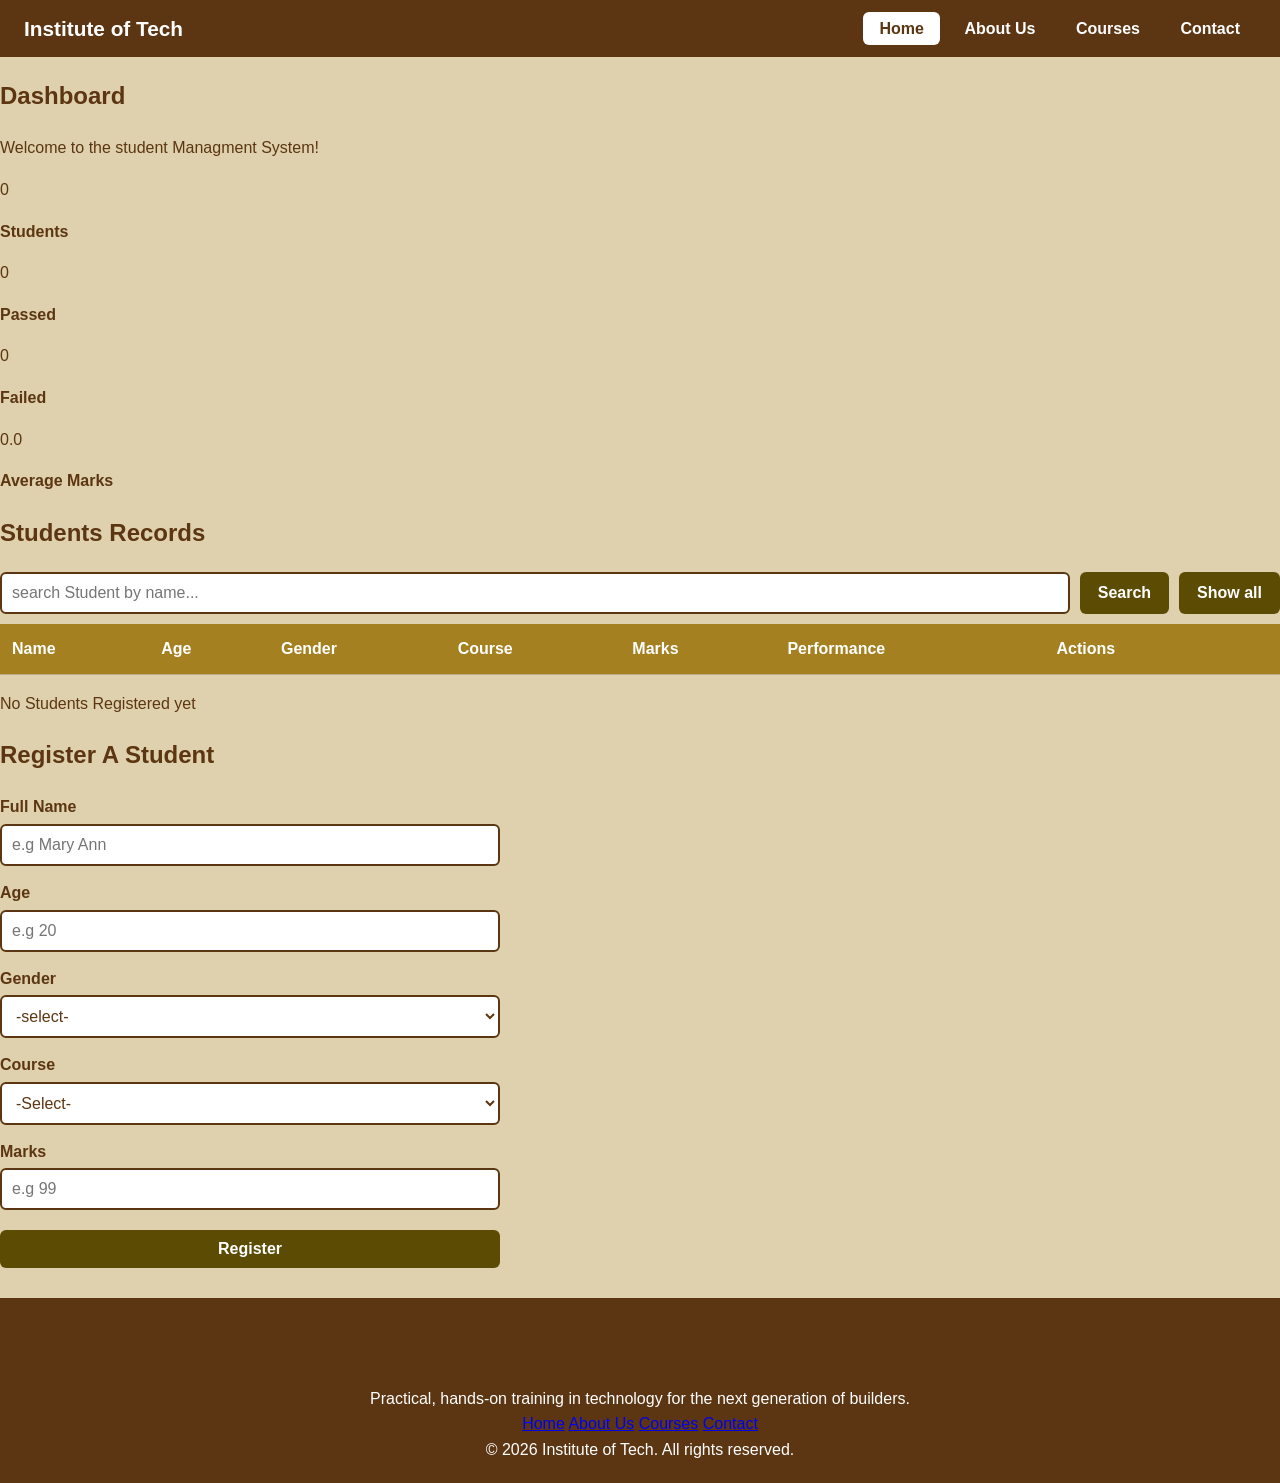
<file: index.html>
<!DOCTYPE html>
<html lang="en">
<head>
    <meta charset="UTF-8">
    <meta name="viewport" content="width=device-width, initial-scale=1.0">
    <title>Dashboard</title>
    <link rel="stylesheet" href="style.css">
</head>
<body>
<header>
  <div class="logo">Institute of Tech</div>
  <nav>
    <a href="index.html" class="active">Home</a>
    <a href="about.html">About Us</a>
    <a href="courses.html">Courses</a>
    <a href="contact.html">Contact</a>
  </nav>
</header>
    </header>
    <section id="dashboard">
        <h2>Dashboard</h2>
        <p>Welcome to the student Managment System!</p>

        <div class="statistics">
            <div class="statistics-box">
                <span id="total-students">0</span>
                <p><strong>Students</strong></p>
            </div>

            <div class="statistics-box">
                <span id="total-passed">0</span>
                <p><strong>Passed</strong></p>
            </div>

            <div class="statistics-box">
                <span id="total-failed">0</span>
                <p><strong>Failed</strong></p>
            </div>

            <div class="statistics-box">
                <span id="average-marks">0</span>
                <p><strong>Average Marks</strong></p>
            </div>
        </div>
    </section>

    <!--Records-->
    <section id="records">
        <h2>Students Records</h2>

        <div id="search-area">
            <input type="text" id="search-input" placeholder="search Student by name...">
            <button id="search-button">Search</button>
            <button id="clear-button">Show all</button>
        </div>

        <p id="search-message"></p>

        <table>
            <thead>
                <tr>
                    <th>Name</th>
                    <th>Age</th>
                    <th>Gender</th>
                    <th>Course</th>
                    <th>Marks</th>
                    <th>Performance</th>
                    <th>Actions</th>
                    <th></th> <!--trying to even out the space-->
                </tr>
            </thead>
            <tbody id="records-body"></tbody>
        </table>

        <p id="no-records">No Students Registered yet</p>
        
    </section>

    <!--  registering    -->
 <section id="registration">
    <h2> Register A Student</h2>
    <form id="student-form">
        <label for="name">Full Name</label>
        <input type="text" id="name" placeholder="e.g Mary Ann">

        <label for="age">Age</label>
        <input type="number" id="age" placeholder="e.g 20">

        <label for="gender">Gender</label>
        <select id="gender">
            <option value="">-select-</option>
            <option value="Female">Female</option>
            <option value="Male">Male</option>
        </select>

        <label for="course">Course</label>
        <select id="course">
            <option value="">-Select-</option>
            <option value="Software Development">Software Development</option>
            <option value="Graphic Design">Graphic Design</option>
            <option value="Data Analysis">Data Analysis</option>
            <option value="Quality Analysis">Quality Analysis</option>
            <option value="Computer Science">Computer Science</option>
            <option value="Information Technology">Information Technology</option>
        </select>

        <label for="marks">Marks</label>
        <input type="number" id="marks" placeholder="e.g 99">

        <button type="submit">Register</button>
    </form>

    <p id="message"></p> <!--when the info is invalid results show here-->
 </section>
 <!--end of our student registration form-->
 </div>

 <script src="script.js"></script>

 <footer>
  <div class="footer-content">

    <div class="footer-about">
      <h3>Institute of Tech</h3>
      <p>Practical, hands-on training in technology for the next generation of builders.</p>
    </div>

    <div class="footer-links">
      <a href="index.html">Home</a>
      <a href="about.html">About Us</a>
      <a href="courses.html">Courses</a>
      <a href="contact.html">Contact</a>
    </div>
  </div>
  <p class="rights">&copy; 2026 Institute of Tech. All rights reserved.</p>
</footer>
</body>
</html>
</file>
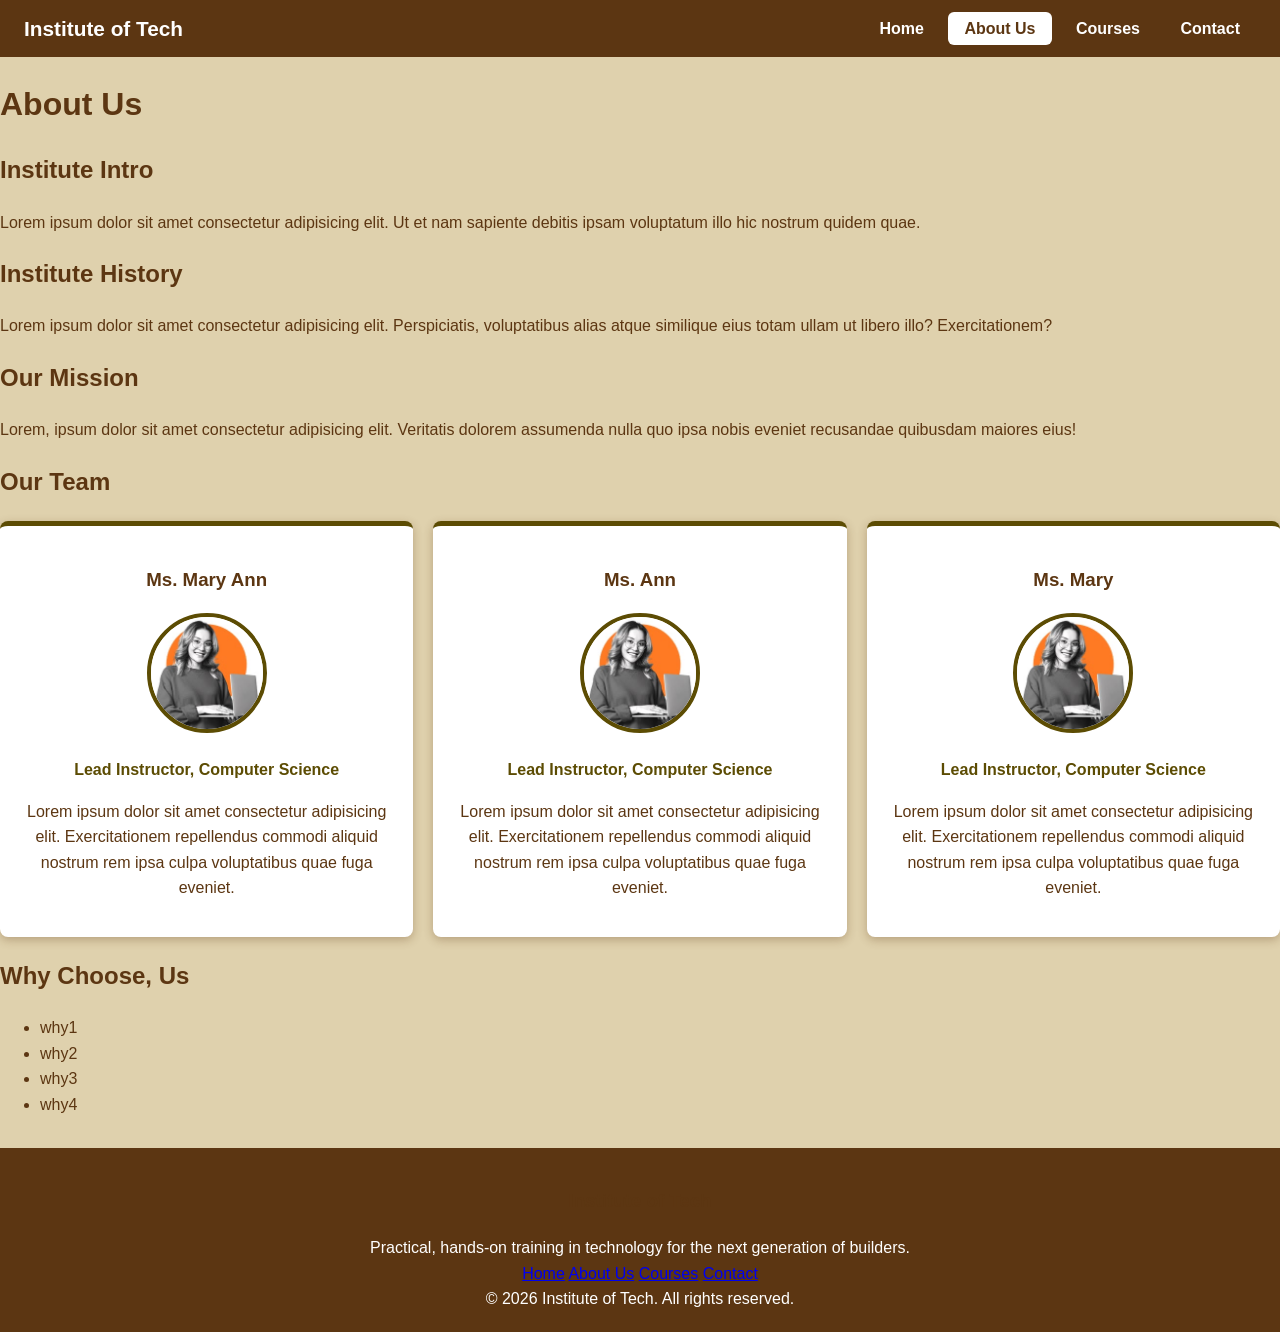
<file: about.html>
<!DOCTYPE html>
<html lang="en">
<head>
    <meta charset="UTF-8">
    <meta name="viewport" content="width=device-width, initial-scale=1.0">
    <title>About Us</title>
    <link rel="stylesheet" href="style.css">
</head>
<body>
    <header>
  <div class="logo">Institute of Tech</div>
  <nav>
    <a href="index.html" >Home</a>
    <a href="about.html" class="active">About Us</a>
    <a href="courses.html">Courses</a>
    <a href="contact.html">Contact</a>
  </nav>
</header>

    <h1>About Us</h1>
<section id="about">
    <h2>Institute Intro</h2>
    <p>Lorem ipsum dolor sit amet consectetur adipisicing elit. Ut et nam sapiente debitis ipsam voluptatum illo hic nostrum quidem quae.</p>
    
    <h2>Institute History</h2>
    <p>Lorem ipsum dolor sit amet consectetur adipisicing elit. Perspiciatis, voluptatibus alias atque similique eius totam ullam ut libero illo? Exercitationem?</p>

    <h2>Our Mission</h2>
    <p>Lorem, ipsum dolor sit amet consectetur adipisicing elit. Veritatis dolorem assumenda nulla quo ipsa nobis eveniet recusandae quibusdam maiores eius!</p>

 </section>

<section id="team">
    <h2>Our Team</h2>
    <div class="team-grid">
        
        <div class="team-card">
            <h3>Ms. Mary Ann</h3>
            <img src="images/tutor.jpg" alt="Pic, Ms Mary Ann">
            <p class="role">Lead Instructor, Computer Science</p>
            <p>Lorem ipsum dolor sit amet consectetur adipisicing elit. Exercitationem repellendus commodi aliquid nostrum rem ipsa culpa voluptatibus quae fuga eveniet.</p>
        </div>

        <div class="team-card">
            <h3>Ms.  Ann</h3>
             <img src="images/tutor.jpg" alt="Pic, Ms Ann">
            <p class="role">Lead Instructor, Computer Science</p>
            <p>Lorem ipsum dolor sit amet consectetur adipisicing elit. Exercitationem repellendus commodi aliquid nostrum rem ipsa culpa voluptatibus quae fuga eveniet.</p>
        </div>

        <div class="team-card">
            <h3>Ms. Mary</h3>
            <img src="images/tutor.jpg" alt="Pic, Ms Mary">
            <p class="role">Lead Instructor, Computer Science</p>
            <p>Lorem ipsum dolor sit amet consectetur adipisicing elit. Exercitationem repellendus commodi aliquid nostrum rem ipsa culpa voluptatibus quae fuga eveniet.</p>
        </div>

    </div>
</section>

<section id="why">
    <h2>Why Choose, Us</h2>
    <ul>
        <li>why1</li>
        <li>why2</li>
        <li>why3</li>
        <li>why4</li>
    </ul>
</section>

 <script src="script.js"></script>
 <footer>
  <div class="footer-content">

    <div class="footer-about">
      <h3>Institute of Tech</h3>
      <p>Practical, hands-on training in technology for the next generation of builders.</p>
    </div>

    <div class="footer-links">
      <a href="index.html">Home</a>
      <a href="about.html">About Us</a>
      <a href="courses.html">Courses</a>
      <a href="contact.html">Contact</a>
    </div>
  </div>
  <p class="rights">&copy; 2026 Institute of Tech. All rights reserved.</p>
</footer>
</body>
</html>
</file>
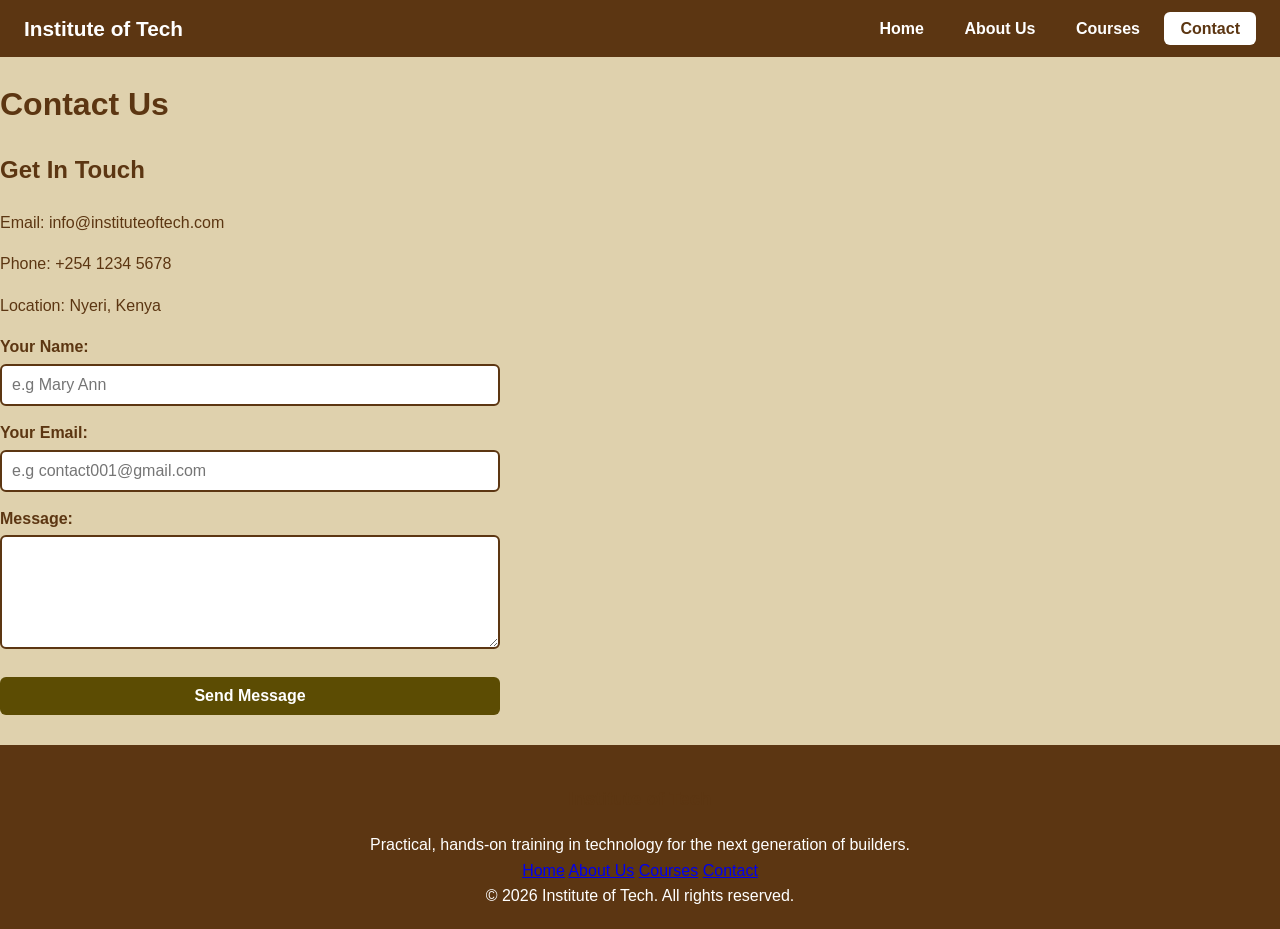
<file: contact.html>
<!DOCTYPE html>
<html lang="en">
<head>
    <meta charset="UTF-8">
    <meta name="viewport" content="width=device-width, initial-scale=1.0">
    <title>Contact</title>
    <link rel="stylesheet" href="style.css">
</head>
<body>
    <header>
  <div class="logo">Institute of Tech</div>
  <nav>
    <a href="index.html">Home</a>
    <a href="about.html">About Us</a>
    <a href="courses.html">Courses</a>
    <a href="contact.html"  class="active">Contact</a>
  </nav>
</header>

    <h1>Contact Us</h1>
    <section id="contact">
        <h2>Get In Touch</h2>
        <p>Email: info@instituteoftech.com</p>
        <p>Phone: +254 1234 5678</p>
        <p>Location: Nyeri, Kenya</p>

        <form id="contact-form">
            <label for="contact-name">Your Name: </label>
            <input type="text" id="contact-name" placeholder="e.g Mary Ann">

            <label for="contact-email">Your Email: </label>
            <input type="text" id="contact-email" placeholder="e.g contact001@gmail.com">

            <label for="contact-message">Message: </label>
            <textarea id="contact-message" rows="5"></textarea>

            <button type="submit">Send Message</button>

        </form>
<!--will fill this section later-->
        <p id="contact-feedback"></p>
    </section>

    <script src="script.js"></script>
    <footer>
  <div class="footer-content">

    <div class="footer-about">
      <h3>Institute of Tech</h3>
      <p>Practical, hands-on training in technology for the next generation of builders.</p>
    </div>

    <div class="footer-links">
      <a href="index.html">Home</a>
      <a href="about.html">About Us</a>
      <a href="courses.html">Courses</a>
      <a href="contact.html">Contact</a>
    </div>
  </div>
  <p class="rights">&copy; 2026 Institute of Tech. All rights reserved.</p>
</footer>
</body>
</html>
</file>
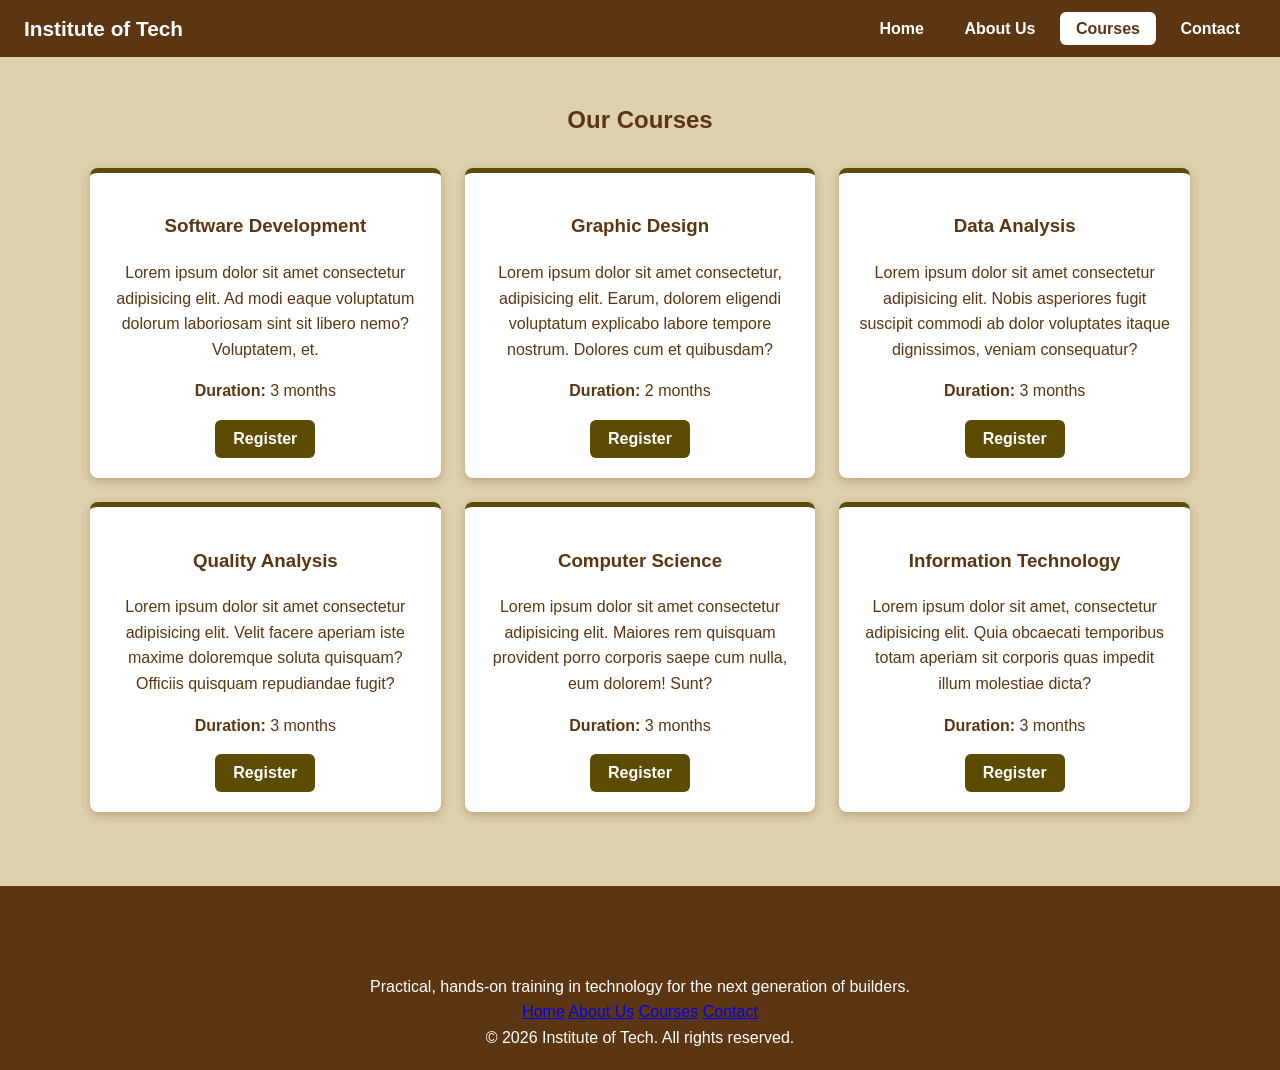
<file: courses.html>
<!DOCTYPE html>
<html lang="en">

<head>
    <meta charset="UTF-8">
    <meta name="viewport" content="width=device-width, initial-scale=1.0">
    <title>Courses</title>
    <link rel="stylesheet" href="style.css">
</head>

<body>
    <header>
        <div class="logo">Institute of Tech</div>
        <nav>
            <a href="index.html">Home</a>
            <a href="about.html">About Us</a>
            <a href="courses.html" class="active">Courses</a>
            <a href="contact.html">Contact</a>
        </nav>
    </header>
    <main>
        <section id="courses">
            <h2>Our Courses</h2>

            <div class="course-grid">

                <div class="course-card">
                    <h3>Software Development</h3>
                    <p>Lorem ipsum dolor sit amet consectetur adipisicing elit. Ad modi eaque voluptatum dolorum
                        laboriosam sint sit libero nemo? Voluptatem, et.</p>
                    <p><strong>Duration:</strong> 3 months</p>
                    <button>Register</button>
                </div>

                <div class="course-card">
                    <h3>Graphic Design</h3>
                    <p>Lorem ipsum dolor sit amet consectetur, adipisicing elit. Earum, dolorem eligendi voluptatum
                        explicabo labore tempore nostrum. Dolores cum et quibusdam?</p>
                    <p><strong>Duration:</strong> 2 months</p>
                    <button>Register</button>
                </div>

                <div class="course-card">
                    <h3>Data Analysis</h3>
                    <p>Lorem ipsum dolor sit amet consectetur adipisicing elit. Nobis asperiores fugit suscipit commodi
                        ab dolor voluptates itaque dignissimos, veniam consequatur?</p>
                    <p><strong>Duration:</strong> 3 months</p>
                    <button>Register</button>
                </div>

                <div class="course-card">
                    <h3>Quality Analysis</h3>
                    <p>Lorem ipsum dolor sit amet consectetur adipisicing elit. Velit facere aperiam iste maxime
                        doloremque soluta quisquam? Officiis quisquam repudiandae fugit?</p>
                    <p><strong>Duration:</strong> 3 months</p>
                    <button>Register</button>
                </div>

                <div class="course-card">
                    <h3>Computer Science</h3>
                    <p>Lorem ipsum dolor sit amet consectetur adipisicing elit. Maiores rem quisquam provident porro
                        corporis saepe cum nulla, eum dolorem! Sunt?</p>
                    <p><strong>Duration:</strong> 3 months</p>
                    <button>Register</button>
                </div>

                <div class="course-card">
                    <h3>Information Technology</h3>
                    <p>Lorem ipsum dolor sit amet, consectetur adipisicing elit. Quia obcaecati temporibus totam aperiam
                        sit corporis quas impedit illum molestiae dicta?</p>
                    <p><strong>Duration:</strong> 3 months</p>
                    <button>Register</button>
                </div>

            </div>
        </section>
    </main>

    <script src="script.js"></script>
    <footer>
        <div class="footer-content">

            <div class="footer-about">
                <h3>Institute of Tech</h3>
                <p>Practical, hands-on training in technology for the next generation of builders.</p>
            </div>

            <div class="footer-links">

                <a href="index.html">Home</a>
                <a href="about.html">About Us</a>
                <a href="courses.html">Courses</a>
                <a href="contact.html">Contact</a>
            </div>

        </div>
        <p class="rights">&copy; 2026 Institute of Tech. All rights reserved.</p>
    </footer>
</body>
</html>
</file>
<file: style.css>
/* ===== 1. COLOURS (change them here, once) ===== */
:root {
  --brown: #5c3612;
  --olive: #5c4c03;
  --white: #ffffff;

  --page-bg: #dfd1ad;     /* sand page background */
  --card-bg: #bfa88a;     /* tan sections */
  --table-head: #a58020;  /* gold table header */
  --hover: #c8711c;       /* orange hover colour */

  --row-hover: rgba(255, 255, 255, 0.35);
  --shadow: 0 3px 10px rgba(92, 54, 18, 0.3);

  --error: #b00020;       /* used only for error messages and Failed */
  --success: #1b7a3a;     /* used only for success messages and Excellent */
}

/* ===== 2. BASICS ===== */
* {
  box-sizing: border-box;
}

body {
  margin: 0px;
  font-family: Arial, sans-serif;
  line-height: 1.6;
  color: var(--brown);
  background-color: var(--page-bg);
}

h1, h2, h3 {
  color: var(--brown);
}

p:empty {
  display: none; /* hides empty message paragraphs */
}

/* ===== 3. HEADER AND NAVIGATION ===== */
header {
  background-color: var(--brown);
  padding: 12px 24px;
  display: flex;
  justify-content: space-between;
  align-items: center;
  flex-wrap: wrap;
  gap: 10px;
}

.logo {
  color: var(--white);
  font-size: 1.3rem;
  font-weight: bold;
}

nav a {
  color: var(--white);
  text-decoration: none;
  padding: 8px 16px;
  margin-left: 4px;
  border-radius: 6px;
  font-weight: bold;
}

/* ===== 4. BUTTONS AND HOVER  ===== */
button,
.btn {
  background-color: var(--olive);
  color: var(--white);
  border: none;
  border-radius: 6px;
  padding: 10px 18px;
  font-size: 1rem;
  font-weight: bold;
  cursor: pointer;
  text-decoration: none;
}

button:hover,
.btn:hover,
nav a:hover {
  background-color: var(--hover);
  color: var(--white);
}

/* The active page link. It sits BELOW the hover rule on purpose,
   so the current page stays highlighted. */
nav a.active {
  background-color: var(--white);
  color: var(--brown);
}

/* ===== 5. HERO ===== */
.hero {
  background:
    linear-gradient(rgba(92, 54, 18, 0.85), rgba(92, 76, 3, 0.85)),
    url("../images/hero.jpg") center / cover no-repeat;
  background-color: var(--brown); /* shows if the image is missing */
  color: var(--white);
  text-align: center;
  padding: 90px 20px;
}

.hero h1 {
  color: var(--white);
  font-size: 2.6rem;
  margin: 0 0 10px;
}

.hero p {
  font-size: 1.15rem;
  max-width: 600px;
  margin: 0 auto 24px;
}

.hero .btn {
  display: inline-block;
  background-color: var(--white);
  color: var(--brown);
  padding: 12px 30px;
  border-radius: 30px;
}

.hero .btn:hover {
  background-color: var(--hover);
  color: var(--white);
}

/* ===== 6. MAIN AREA AND SECTIONS ===== */
main {
  padding: 20px;
}

main > h1 {
  text-align: center;
}

main section {
  max-width: 1000px;
  margin: 24px auto;
  padding: 24px;
  background-color: var(--card-bg);
  border-radius: 10px;
  box-shadow: var(--shadow);
}

main section h2 {
  border-bottom: 3px solid var(--olive);
  padding-bottom: 8px;
  margin-top: 0;
}

/* ===== 7. CARDS (stats, courses, team) ===== */
.stats,
.team-grid {
  display: grid;
  grid-template-columns: repeat(auto-fit, minmax(220px, 1fr));
  gap: 20px;
}

.stat-box,
.course-card,
.team-card {
  background-color: var(--white);
  border-top: 5px solid var(--olive);
  border-radius: 8px;
  box-shadow: var(--shadow);
  padding: 20px;
  transition: transform 0.2s;
}

.stat-box:hover,
.course-card:hover,
.team-card:hover {
  transform: translateY(-4px);
}

.stat-box {
  text-align: center;
}

.stat-box span {
  font-size: 2.4rem;
}

.stat-box p {
  margin: 0;
    text-transform: uppercase;
    font-weight: bold;
    font-size: 0.85rem;
    letter-spacing:1px;
}
main section#dashboard {
  background: none;
  box-shadow: none;
  padding: 0;
  max-width: 1100px;
}

main section#dashboard h2 {
  text-align: center;
  border-bottom: none;
}

main section#dashboard > p {
  text-align: center;
}

/* Four cards in a row */
.stats {
  display: grid;
  grid-template-columns: repeat(4, 1fr);
  gap: 24px;
}

main section#courses {
  background: none;
  box-shadow: none;
  padding: 0;
  max-width: 1100px;
}

main section#courses h2 {
  text-align: center;
  border-bottom: none;
}

main section#courses > p {
  text-align: center;
}

.course-grid {
  display: grid;
  grid-template-columns: repeat(3, 1fr);
  gap: 24px;
}

.course-card {
  text-align: center;
}

.team-card {
  text-align: center;
}

.team-card img {
  width: 120px;
  height: 120px;
  object-fit: cover;
  border-radius: 50%;
  border: 4px solid var(--olive);
}

.role {
  color: var(--olive);
  font-weight: bold;
}

/* ===== 8. FORMS ===== */
label {
  display: block;
  margin-top: 14px;
  font-weight: bold;
}

input,
select,
textarea {
  width: 100%;
  padding: 10px;
  margin-top: 4px;
  border: 2px solid var(--brown);
  border-radius: 6px;
  font-size: 1rem;
  font-family: inherit;
  color: var(--brown);
  background-color: var(--white);
}

input:focus,
select:focus,
textarea:focus {
  outline: none;
  border-color: var(--hover);
  box-shadow: 0 0 0 4px rgba(200, 113, 28, 0.35);
}

#student-form,
#contact-form {
  max-width: 500px;
}

form button {
  width: 100%;
  margin-top: 20px;
}

/* ===== 9. SEARCH ===== */
#search-area {
  display: flex;
  gap: 10px;
  flex-wrap: wrap;
  margin-bottom: 10px;
}

#search-input {
  flex: 1;
  min-width: 200px;
  margin-top: 0;
}

/* ===== 10. FEEDBACK MESSAGES ===== */
.error,
.success {
  padding: 10px 14px;
  border-radius: 6px;
  font-weight: bold;
  margin-top: 14px;
  background-color: var(--white);
}

.error {
  color: var(--error);
  border-left: 5px solid var(--error);
}

.success {
  color: var(--success);
  border-left: 5px solid var(--success);
}

/* ===== 11. RECORDS TABLE ===== */
.table-wrap {
  overflow-x: auto;
}

table {
  width: 100%;
  border-collapse: collapse;
}

th, td {
  padding: 12px;
  text-align: left;
  border-bottom: 1px solid rgba(92, 54, 18, 0.25);
}

th {
  background-color: var(--table-head);
  color: var(--white);
}

tbody tr:hover {
  background-color: var(--row-hover);
}

td button {
  padding: 6px 12px;
  font-size: 0.85rem;
  margin-right: 4px;
}

/* ===== 12. PERFORMANCE LABELS ===== */
.badge {
  display: inline-block;
  padding: 3px 12px;
  border-radius: 12px;
  color: var(--white);
  font-size: 0.85rem;
  font-weight: bold;
}

.excellent { background-color: #1b7a3a; }
.very-good { background-color: #4c9a2a; }
.good      { background-color: var(--olive); }
.average   { background-color: #b86e00; }
.failed    { background-color: #b00020; }

/* ===== 13. FOOTER ===== */
footer {
  background-color: var(--brown);
  color: var(--white);
  text-align: center;
  padding: 20px;
  margin-top: 30px;
}

footer p {
  margin: 0;
}
</file>
